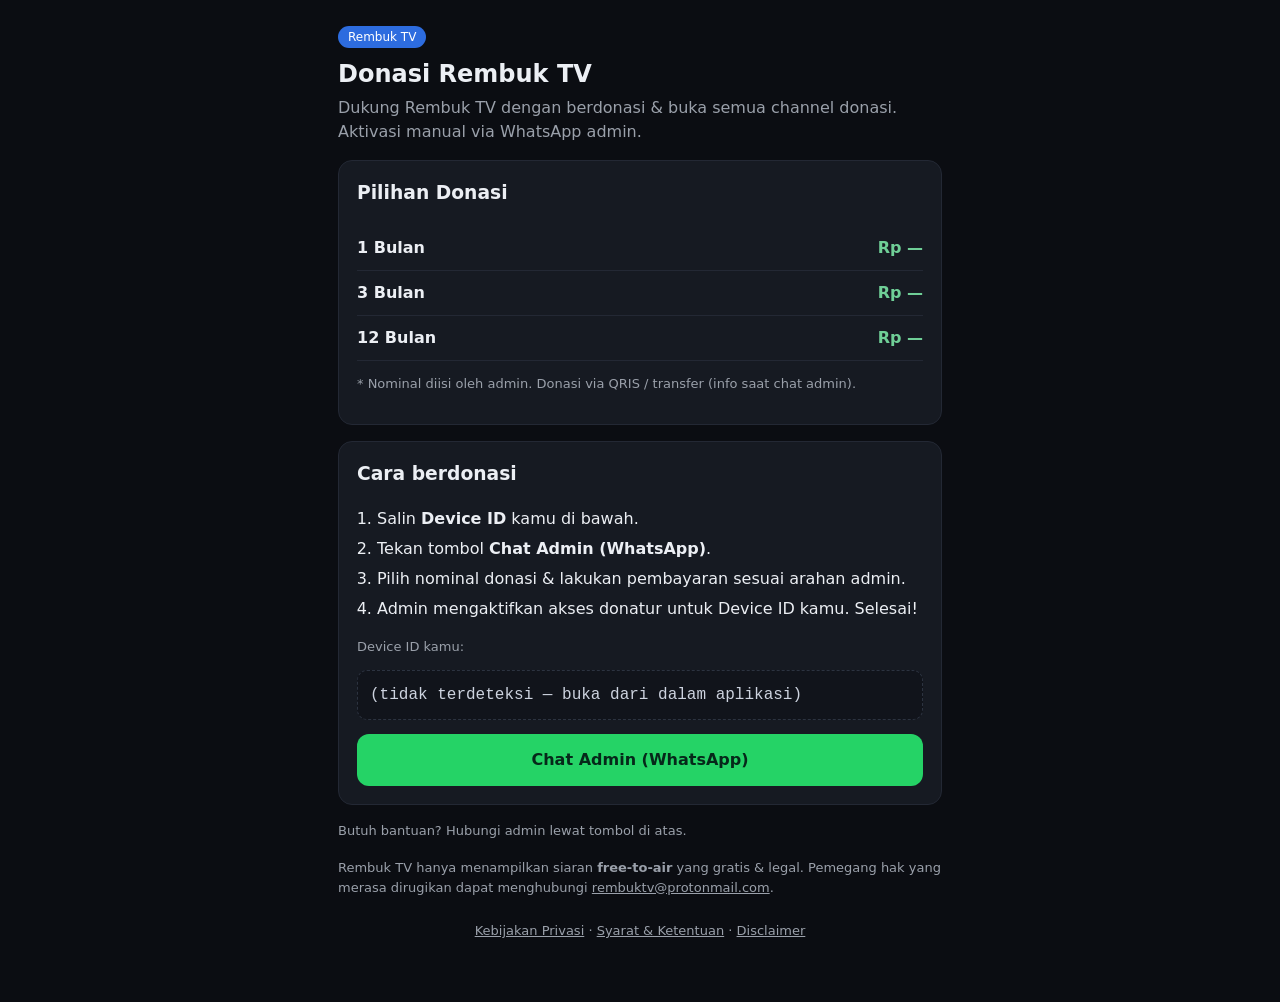
<file: website/index.html>
<!doctype html>
<html lang="id">
<head>
<meta charset="utf-8">
<meta name="viewport" content="width=device-width, initial-scale=1">
<title>Donasi — Rembuk TV</title>
<style>
  :root { color-scheme: dark; }
  * { box-sizing: border-box; }
  body { margin: 0; font-family: system-ui, -apple-system, Segoe UI, Roboto, Arial, sans-serif;
         background: #0b0d12; color: #eceff4; line-height: 1.5; }
  .wrap { max-width: 640px; margin: 0 auto; padding: 24px 18px 48px; }
  h1 { font-size: 24px; margin: 8px 0 4px; }
  .sub { color: #9aa0aa; margin-top: 0; }
  .card { background: #161a22; border: 1px solid #232834; border-radius: 14px; padding: 18px; margin: 16px 0; }
  .plan { display: flex; justify-content: space-between; align-items: center; padding: 10px 0; border-bottom: 1px solid #232834; }
  .plan:last-child { border-bottom: 0; }
  .plan b { font-size: 16px; }
  .price { color: #6fcf97; font-weight: 700; }
  ol { padding-left: 20px; } ol li { margin: 6px 0; }
  .device { font-family: ui-monospace, Menlo, Consolas, monospace; background: #11141b; border: 1px dashed #2c3340;
            border-radius: 10px; padding: 12px; word-break: break-all; color: #cdd3df; }
  .wa { display: block; text-align: center; background: #25d366; color: #06281a; font-weight: 700;
        text-decoration: none; padding: 14px; border-radius: 12px; margin-top: 14px; font-size: 16px; }
  .muted { color: #9aa0aa; font-size: 13px; }
  .badge { display:inline-block; background:#2d6cdf; color:#fff; border-radius:999px; padding:2px 10px; font-size:12px; }
</style>
</head>
<body>
<div class="wrap">
  <span class="badge">Rembuk TV</span>
  <h1>Donasi Rembuk TV</h1>
  <p class="sub">Dukung Rembuk TV dengan berdonasi & buka semua channel donasi. Aktivasi manual via WhatsApp admin.</p>

  <div class="card">
    <h3 style="margin-top:0">Pilihan Donasi</h3>
    <div class="plan"><b>1 Bulan</b><span class="price">Rp —</span></div>
    <div class="plan"><b>3 Bulan</b><span class="price">Rp —</span></div>
    <div class="plan"><b>12 Bulan</b><span class="price">Rp —</span></div>
    <p class="muted">* Nominal diisi oleh admin. Donasi via QRIS / transfer (info saat chat admin).</p>
  </div>

  <div class="card">
    <h3 style="margin-top:0">Cara berdonasi</h3>
    <ol>
      <li>Salin <b>Device ID</b> kamu di bawah.</li>
      <li>Tekan tombol <b>Chat Admin (WhatsApp)</b>.</li>
      <li>Pilih nominal donasi & lakukan pembayaran sesuai arahan admin.</li>
      <li>Admin mengaktifkan akses donatur untuk Device ID kamu. Selesai!</li>
    </ol>
    <p class="muted">Device ID kamu:</p>
    <div class="device" id="device">memuat…</div>
    <a class="wa" id="wa" href="#">Chat Admin (WhatsApp)</a>
  </div>

  <p class="muted">Butuh bantuan? Hubungi admin lewat tombol di atas.</p>
  <p class="muted" style="margin-top:18px">Rembuk TV hanya menampilkan siaran <b>free-to-air</b> yang gratis &amp; legal. Pemegang hak yang merasa dirugikan dapat menghubungi <a style="color:#9aa0aa" href="mailto:rembuktv@protonmail.com">rembuktv@protonmail.com</a>.</p>
  <p class="muted" style="text-align:center;margin-top:24px">
    <a style="color:#9aa0aa" href="privacy.html">Kebijakan Privasi</a> ·
    <a style="color:#9aa0aa" href="terms.html">Syarat &amp; Ketentuan</a> ·
    <a style="color:#9aa0aa" href="disclaimer.html">Disclaimer</a>
  </p>
</div>

<script>
  // GANTI dengan nomor WhatsApp admin (format internasional tanpa +, mis. 62812xxxxxxx).
  var WA_NUMBER = "628xxxxxxxxxx";

  var params = new URLSearchParams(location.search);
  var device = params.get("device") || "(tidak terdeteksi — buka dari dalam aplikasi)";
  document.getElementById("device").textContent = device;

  var msg = "Halo admin Rembuk TV, saya mau berdonasi.\n\nDevice ID: " + device;
  document.getElementById("wa").href =
    "https://wa.me/" + WA_NUMBER + "?text=" + encodeURIComponent(msg);
</script>
</body>
</html>
</file>
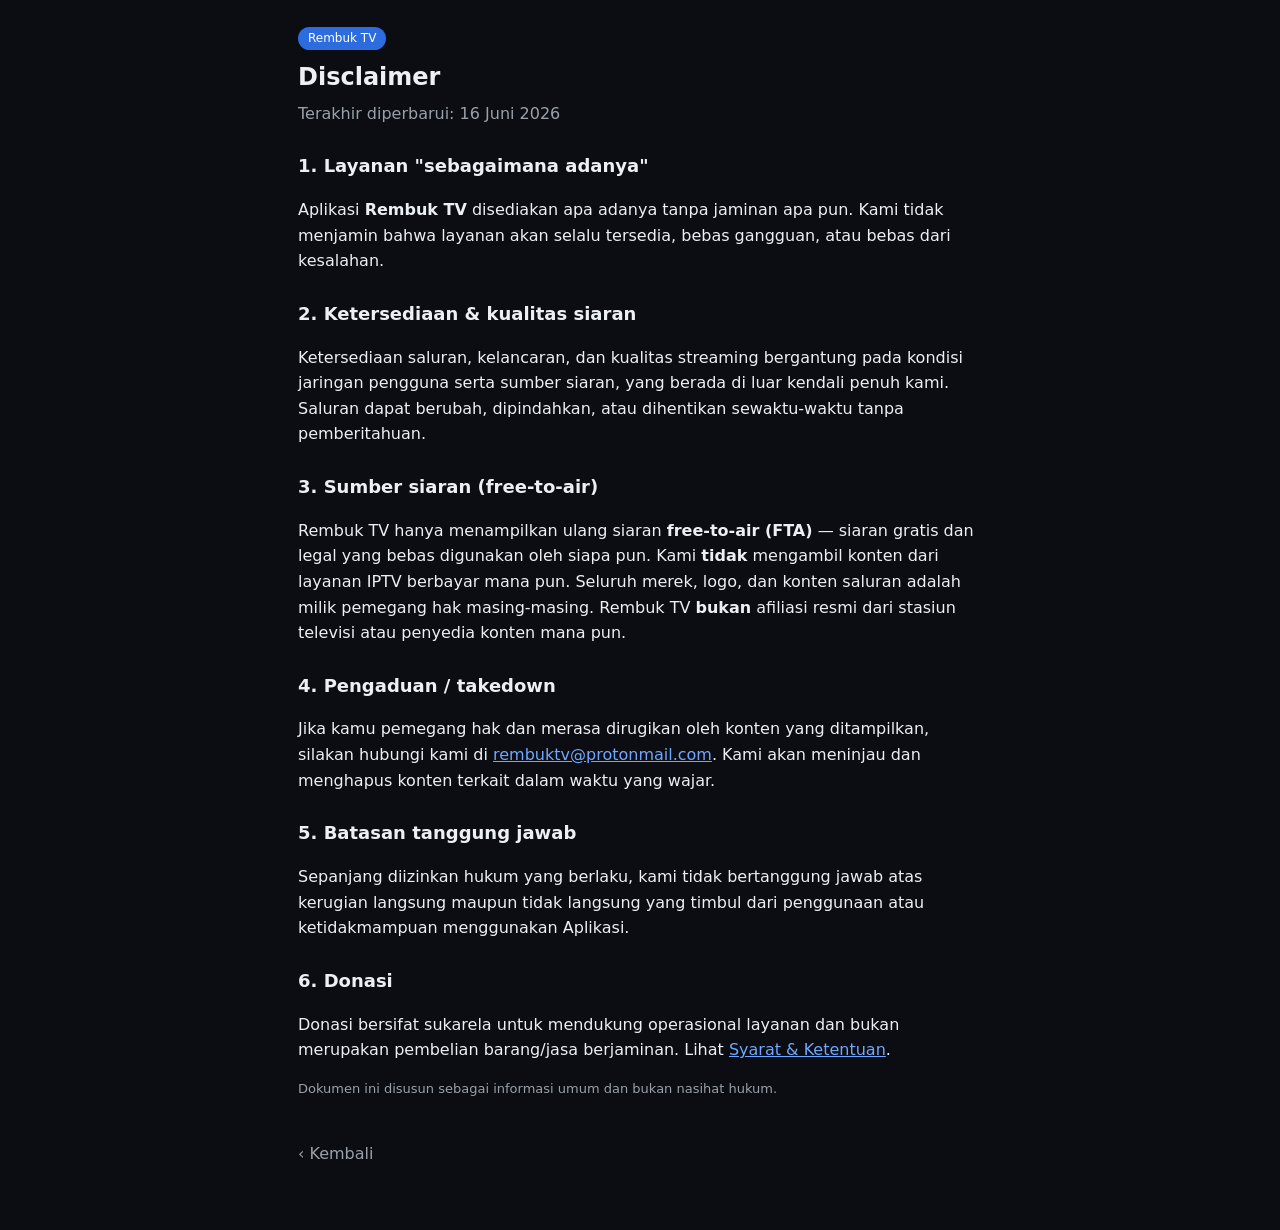
<file: website/disclaimer.html>
<!doctype html>
<html lang="id">
<head>
<meta charset="utf-8">
<meta name="viewport" content="width=device-width, initial-scale=1">
<title>Disclaimer — Rembuk TV</title>
<style>
  :root { color-scheme: dark; }
  * { box-sizing: border-box; }
  body { margin: 0; font-family: system-ui, -apple-system, Segoe UI, Roboto, Arial, sans-serif;
         background: #0b0d12; color: #eceff4; line-height: 1.6; }
  .wrap { max-width: 720px; margin: 0 auto; padding: 24px 18px 64px; }
  h1 { font-size: 24px; margin: 8px 0 4px; }
  h2 { font-size: 18px; margin: 26px 0 8px; }
  .sub { color: #9aa0aa; margin-top: 0; }
  .muted { color: #9aa0aa; font-size: 13px; }
  ul { padding-left: 20px; } li { margin: 6px 0; }
  a { color: #6fa8ff; }
  .badge { display:inline-block; background:#2d6cdf; color:#fff; border-radius:999px; padding:2px 10px; font-size:12px; }
  .back { display:inline-block; margin-top:28px; color:#9aa0aa; text-decoration:none; }
</style>
</head>
<body>
<div class="wrap">
  <span class="badge">Rembuk TV</span>
  <h1>Disclaimer</h1>
  <p class="sub">Terakhir diperbarui: 16 Juni 2026</p>

  <h2>1. Layanan "sebagaimana adanya"</h2>
  <p>Aplikasi <b>Rembuk TV</b> disediakan apa adanya tanpa jaminan apa pun. Kami tidak menjamin bahwa layanan akan selalu tersedia, bebas gangguan, atau bebas dari kesalahan.</p>

  <h2>2. Ketersediaan &amp; kualitas siaran</h2>
  <p>Ketersediaan saluran, kelancaran, dan kualitas streaming bergantung pada kondisi jaringan pengguna serta sumber siaran, yang berada di luar kendali penuh kami. Saluran dapat berubah, dipindahkan, atau dihentikan sewaktu-waktu tanpa pemberitahuan.</p>

  <h2>3. Sumber siaran (free-to-air)</h2>
  <p>Rembuk TV hanya menampilkan ulang siaran <b>free-to-air (FTA)</b> — siaran gratis dan legal yang bebas digunakan oleh siapa pun. Kami <b>tidak</b> mengambil konten dari layanan IPTV berbayar mana pun. Seluruh merek, logo, dan konten saluran adalah milik pemegang hak masing-masing. Rembuk TV <b>bukan</b> afiliasi resmi dari stasiun televisi atau penyedia konten mana pun.</p>

  <h2>4. Pengaduan / takedown</h2>
  <p>Jika kamu pemegang hak dan merasa dirugikan oleh konten yang ditampilkan, silakan hubungi kami di <a href="mailto:rembuktv@protonmail.com">rembuktv@protonmail.com</a>. Kami akan meninjau dan menghapus konten terkait dalam waktu yang wajar.</p>

  <h2>5. Batasan tanggung jawab</h2>
  <p>Sepanjang diizinkan hukum yang berlaku, kami tidak bertanggung jawab atas kerugian langsung maupun tidak langsung yang timbul dari penggunaan atau ketidakmampuan menggunakan Aplikasi.</p>

  <h2>6. Donasi</h2>
  <p>Donasi bersifat sukarela untuk mendukung operasional layanan dan bukan merupakan pembelian barang/jasa berjaminan. Lihat <a href="terms.html">Syarat &amp; Ketentuan</a>.</p>

  <p class="muted">Dokumen ini disusun sebagai informasi umum dan bukan nasihat hukum.</p>

  <a class="back" href="index.html">‹ Kembali</a>
</div>
</body>
</html>
</file>
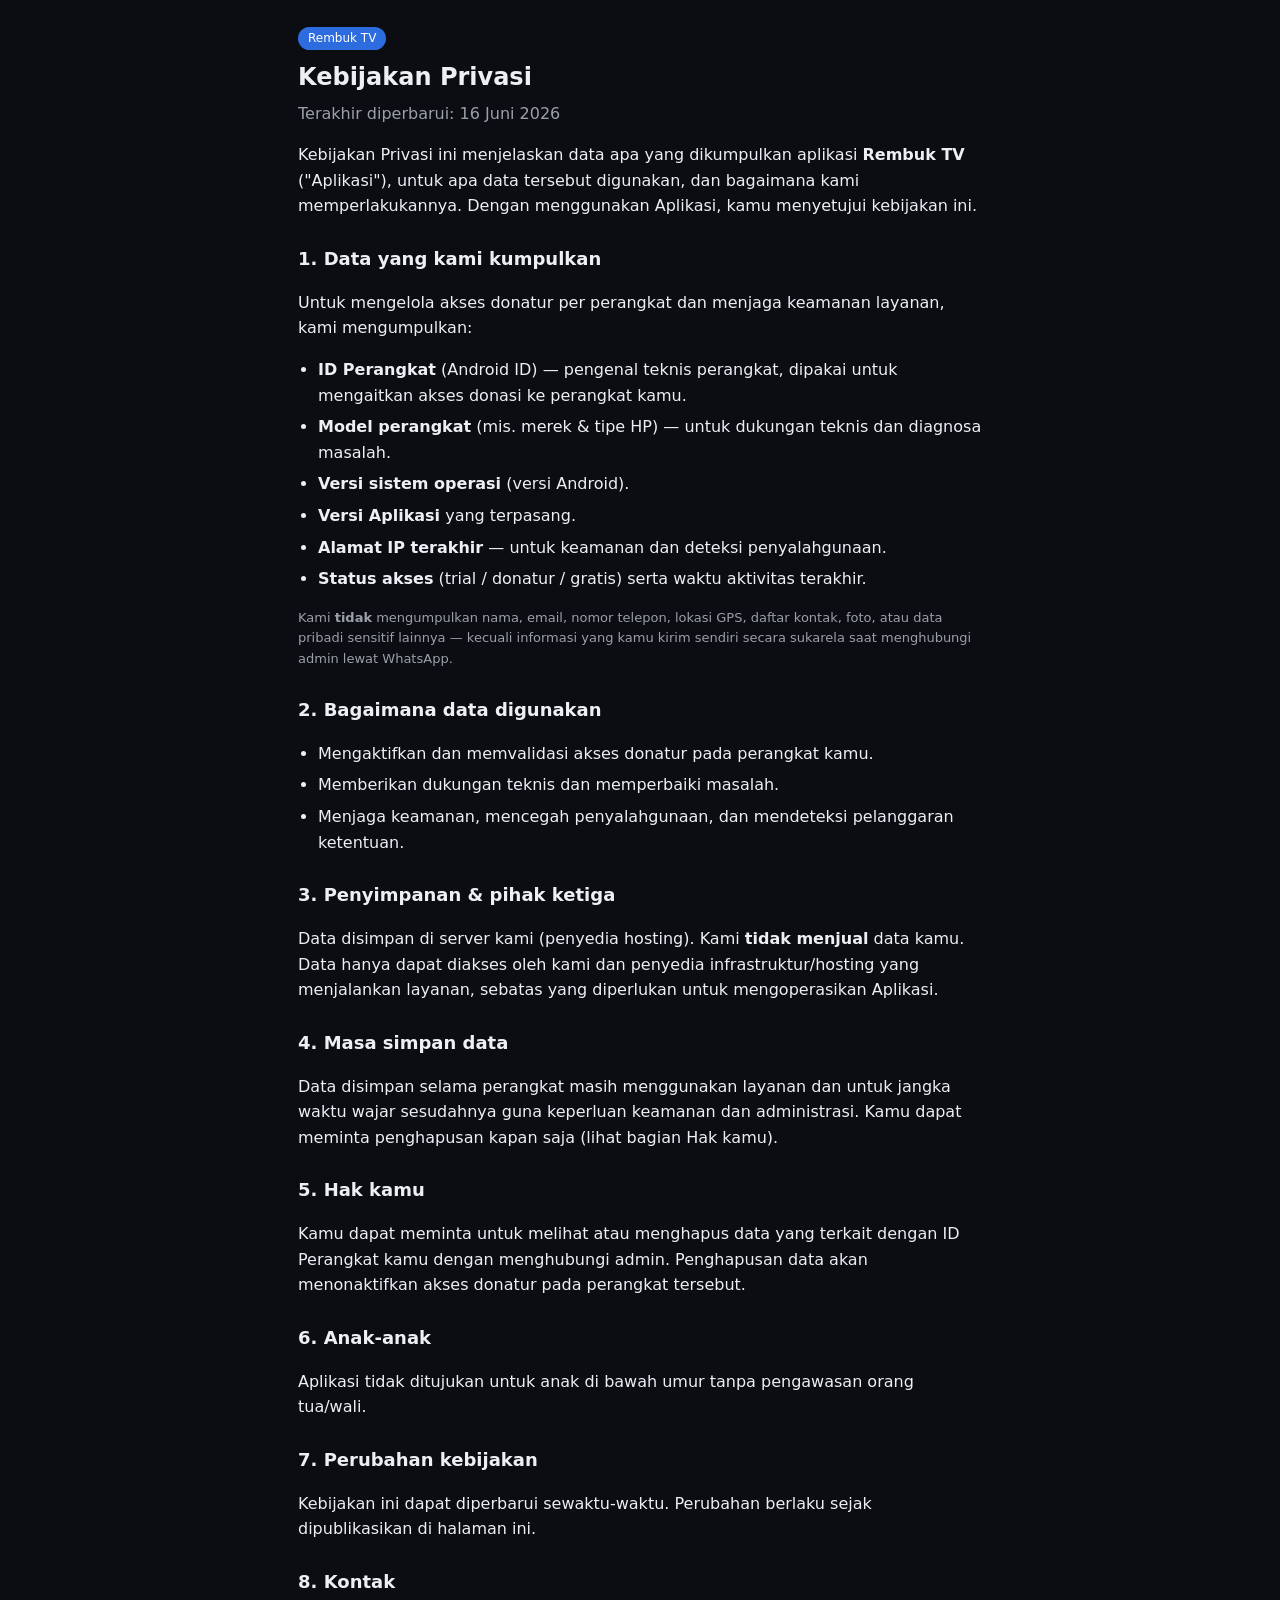
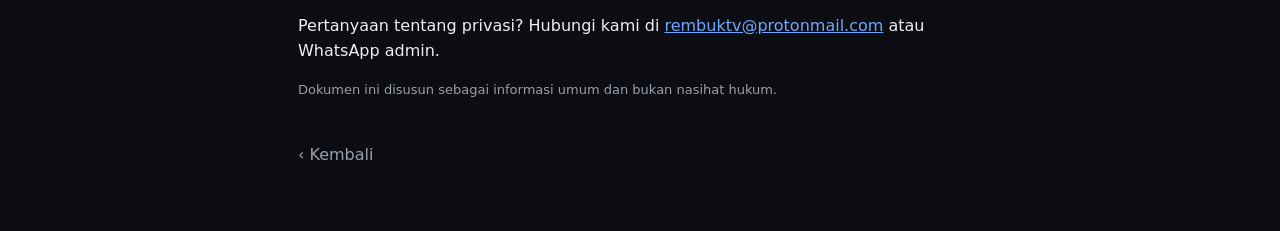
<file: website/privacy.html>
<!doctype html>
<html lang="id">
<head>
<meta charset="utf-8">
<meta name="viewport" content="width=device-width, initial-scale=1">
<title>Kebijakan Privasi — Rembuk TV</title>
<style>
  :root { color-scheme: dark; }
  * { box-sizing: border-box; }
  body { margin: 0; font-family: system-ui, -apple-system, Segoe UI, Roboto, Arial, sans-serif;
         background: #0b0d12; color: #eceff4; line-height: 1.6; }
  .wrap { max-width: 720px; margin: 0 auto; padding: 24px 18px 64px; }
  h1 { font-size: 24px; margin: 8px 0 4px; }
  h2 { font-size: 18px; margin: 26px 0 8px; }
  .sub { color: #9aa0aa; margin-top: 0; }
  .muted { color: #9aa0aa; font-size: 13px; }
  ul { padding-left: 20px; } li { margin: 6px 0; }
  a { color: #6fa8ff; }
  .badge { display:inline-block; background:#2d6cdf; color:#fff; border-radius:999px; padding:2px 10px; font-size:12px; }
  .back { display:inline-block; margin-top:28px; color:#9aa0aa; text-decoration:none; }
</style>
</head>
<body>
<div class="wrap">
  <span class="badge">Rembuk TV</span>
  <h1>Kebijakan Privasi</h1>
  <p class="sub">Terakhir diperbarui: 16 Juni 2026</p>

  <p>Kebijakan Privasi ini menjelaskan data apa yang dikumpulkan aplikasi <b>Rembuk TV</b> ("Aplikasi"), untuk apa data tersebut digunakan, dan bagaimana kami memperlakukannya. Dengan menggunakan Aplikasi, kamu menyetujui kebijakan ini.</p>

  <h2>1. Data yang kami kumpulkan</h2>
  <p>Untuk mengelola akses donatur per perangkat dan menjaga keamanan layanan, kami mengumpulkan:</p>
  <ul>
    <li><b>ID Perangkat</b> (Android ID) — pengenal teknis perangkat, dipakai untuk mengaitkan akses donasi ke perangkat kamu.</li>
    <li><b>Model perangkat</b> (mis. merek &amp; tipe HP) — untuk dukungan teknis dan diagnosa masalah.</li>
    <li><b>Versi sistem operasi</b> (versi Android).</li>
    <li><b>Versi Aplikasi</b> yang terpasang.</li>
    <li><b>Alamat IP terakhir</b> — untuk keamanan dan deteksi penyalahgunaan.</li>
    <li><b>Status akses</b> (trial / donatur / gratis) serta waktu aktivitas terakhir.</li>
  </ul>
  <p class="muted">Kami <b>tidak</b> mengumpulkan nama, email, nomor telepon, lokasi GPS, daftar kontak, foto, atau data pribadi sensitif lainnya — kecuali informasi yang kamu kirim sendiri secara sukarela saat menghubungi admin lewat WhatsApp.</p>

  <h2>2. Bagaimana data digunakan</h2>
  <ul>
    <li>Mengaktifkan dan memvalidasi akses donatur pada perangkat kamu.</li>
    <li>Memberikan dukungan teknis dan memperbaiki masalah.</li>
    <li>Menjaga keamanan, mencegah penyalahgunaan, dan mendeteksi pelanggaran ketentuan.</li>
  </ul>

  <h2>3. Penyimpanan &amp; pihak ketiga</h2>
  <p>Data disimpan di server kami (penyedia hosting). Kami <b>tidak menjual</b> data kamu. Data hanya dapat diakses oleh kami dan penyedia infrastruktur/hosting yang menjalankan layanan, sebatas yang diperlukan untuk mengoperasikan Aplikasi.</p>

  <h2>4. Masa simpan data</h2>
  <p>Data disimpan selama perangkat masih menggunakan layanan dan untuk jangka waktu wajar sesudahnya guna keperluan keamanan dan administrasi. Kamu dapat meminta penghapusan kapan saja (lihat bagian Hak kamu).</p>

  <h2>5. Hak kamu</h2>
  <p>Kamu dapat meminta untuk melihat atau menghapus data yang terkait dengan ID Perangkat kamu dengan menghubungi admin. Penghapusan data akan menonaktifkan akses donatur pada perangkat tersebut.</p>

  <h2>6. Anak-anak</h2>
  <p>Aplikasi tidak ditujukan untuk anak di bawah umur tanpa pengawasan orang tua/wali.</p>

  <h2>7. Perubahan kebijakan</h2>
  <p>Kebijakan ini dapat diperbarui sewaktu-waktu. Perubahan berlaku sejak dipublikasikan di halaman ini.</p>

  <h2>8. Kontak</h2>
  <p>Pertanyaan tentang privasi? Hubungi kami di <a href="mailto:rembuktv@protonmail.com">rembuktv@protonmail.com</a> atau WhatsApp admin.</p>

  <p class="muted">Dokumen ini disusun sebagai informasi umum dan bukan nasihat hukum.</p>

  <a class="back" href="index.html">‹ Kembali</a>
</div>
</body>
</html>
</file>
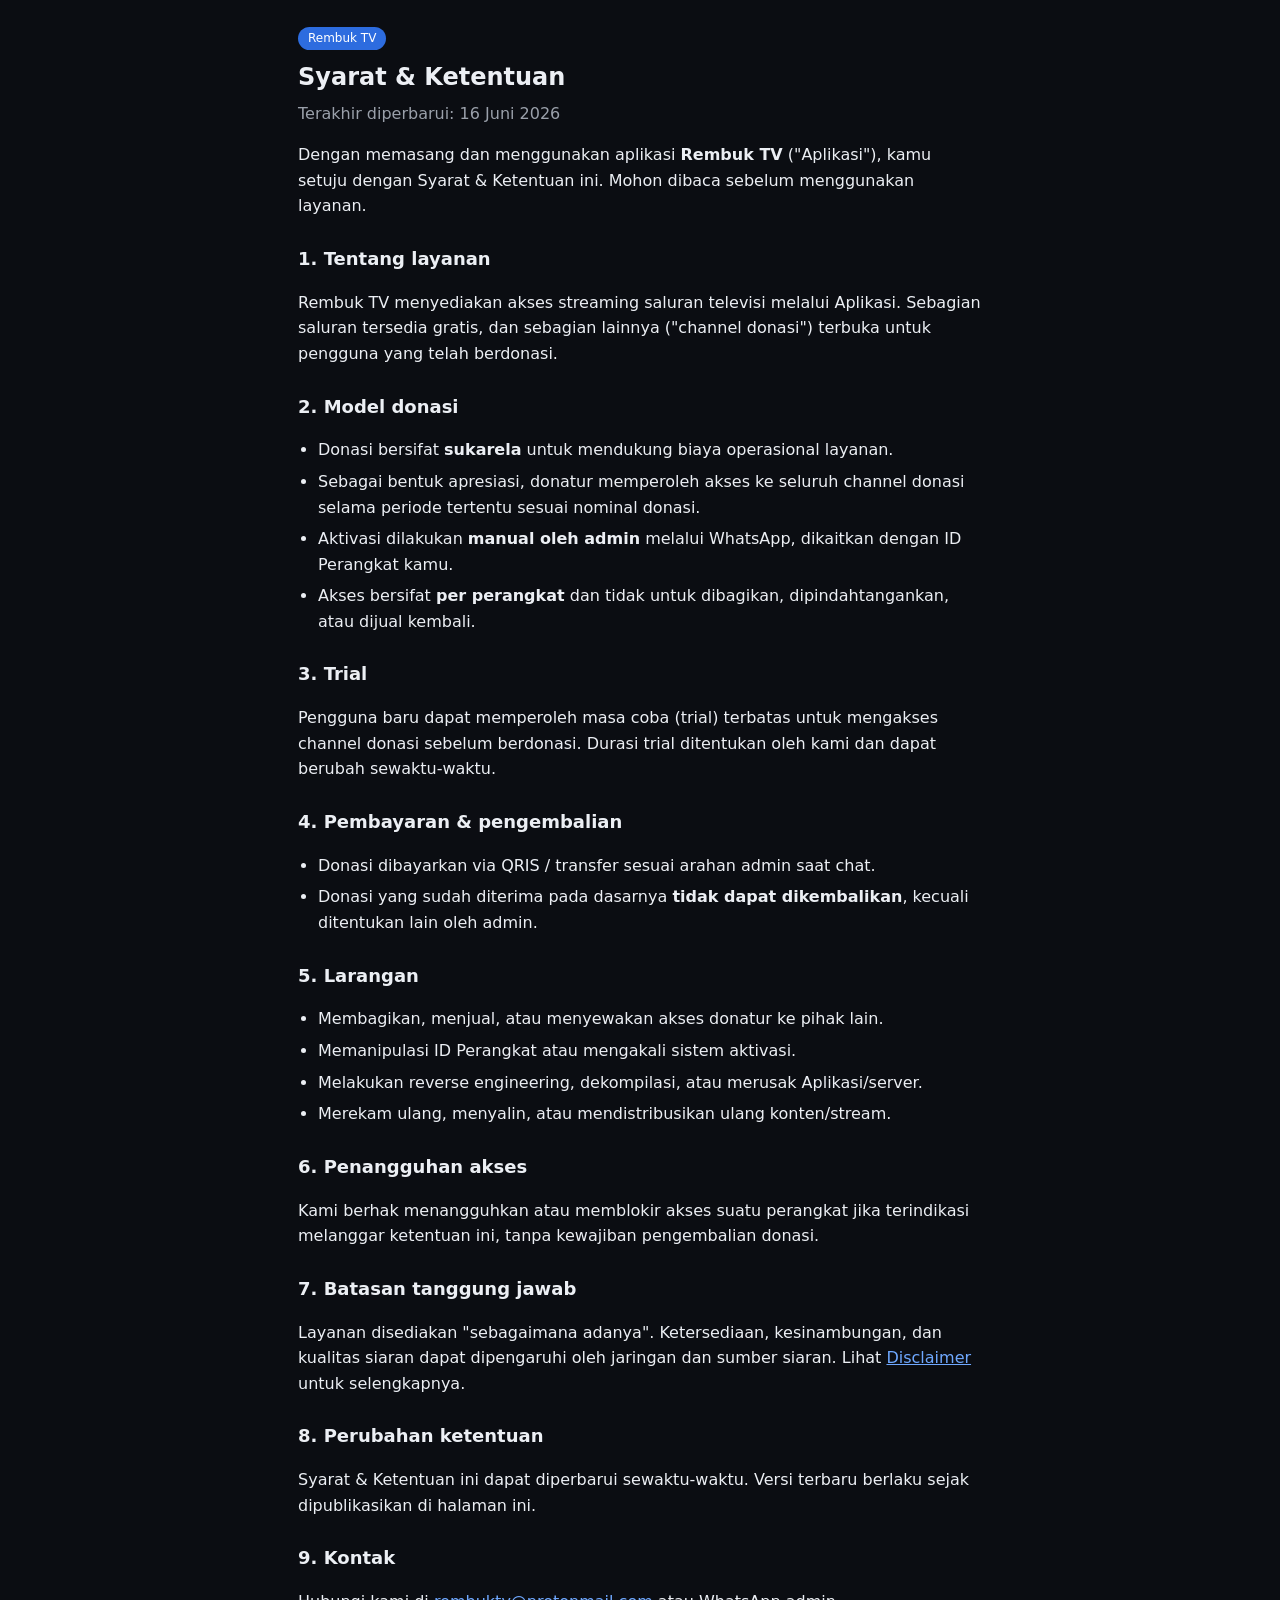
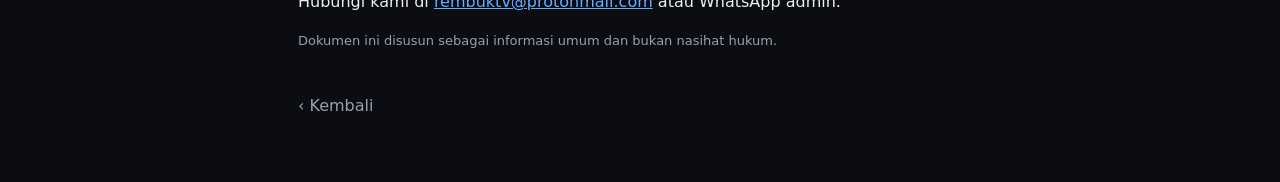
<file: website/terms.html>
<!doctype html>
<html lang="id">
<head>
<meta charset="utf-8">
<meta name="viewport" content="width=device-width, initial-scale=1">
<title>Syarat &amp; Ketentuan — Rembuk TV</title>
<style>
  :root { color-scheme: dark; }
  * { box-sizing: border-box; }
  body { margin: 0; font-family: system-ui, -apple-system, Segoe UI, Roboto, Arial, sans-serif;
         background: #0b0d12; color: #eceff4; line-height: 1.6; }
  .wrap { max-width: 720px; margin: 0 auto; padding: 24px 18px 64px; }
  h1 { font-size: 24px; margin: 8px 0 4px; }
  h2 { font-size: 18px; margin: 26px 0 8px; }
  .sub { color: #9aa0aa; margin-top: 0; }
  .muted { color: #9aa0aa; font-size: 13px; }
  ul { padding-left: 20px; } li { margin: 6px 0; }
  a { color: #6fa8ff; }
  .badge { display:inline-block; background:#2d6cdf; color:#fff; border-radius:999px; padding:2px 10px; font-size:12px; }
  .back { display:inline-block; margin-top:28px; color:#9aa0aa; text-decoration:none; }
</style>
</head>
<body>
<div class="wrap">
  <span class="badge">Rembuk TV</span>
  <h1>Syarat &amp; Ketentuan</h1>
  <p class="sub">Terakhir diperbarui: 16 Juni 2026</p>

  <p>Dengan memasang dan menggunakan aplikasi <b>Rembuk TV</b> ("Aplikasi"), kamu setuju dengan Syarat &amp; Ketentuan ini. Mohon dibaca sebelum menggunakan layanan.</p>

  <h2>1. Tentang layanan</h2>
  <p>Rembuk TV menyediakan akses streaming saluran televisi melalui Aplikasi. Sebagian saluran tersedia gratis, dan sebagian lainnya ("channel donasi") terbuka untuk pengguna yang telah berdonasi.</p>

  <h2>2. Model donasi</h2>
  <ul>
    <li>Donasi bersifat <b>sukarela</b> untuk mendukung biaya operasional layanan.</li>
    <li>Sebagai bentuk apresiasi, donatur memperoleh akses ke seluruh channel donasi selama periode tertentu sesuai nominal donasi.</li>
    <li>Aktivasi dilakukan <b>manual oleh admin</b> melalui WhatsApp, dikaitkan dengan ID Perangkat kamu.</li>
    <li>Akses bersifat <b>per perangkat</b> dan tidak untuk dibagikan, dipindahtangankan, atau dijual kembali.</li>
  </ul>

  <h2>3. Trial</h2>
  <p>Pengguna baru dapat memperoleh masa coba (trial) terbatas untuk mengakses channel donasi sebelum berdonasi. Durasi trial ditentukan oleh kami dan dapat berubah sewaktu-waktu.</p>

  <h2>4. Pembayaran &amp; pengembalian</h2>
  <ul>
    <li>Donasi dibayarkan via QRIS / transfer sesuai arahan admin saat chat.</li>
    <li>Donasi yang sudah diterima pada dasarnya <b>tidak dapat dikembalikan</b>, kecuali ditentukan lain oleh admin.</li>
  </ul>

  <h2>5. Larangan</h2>
  <ul>
    <li>Membagikan, menjual, atau menyewakan akses donatur ke pihak lain.</li>
    <li>Memanipulasi ID Perangkat atau mengakali sistem aktivasi.</li>
    <li>Melakukan reverse engineering, dekompilasi, atau merusak Aplikasi/server.</li>
    <li>Merekam ulang, menyalin, atau mendistribusikan ulang konten/stream.</li>
  </ul>

  <h2>6. Penangguhan akses</h2>
  <p>Kami berhak menangguhkan atau memblokir akses suatu perangkat jika terindikasi melanggar ketentuan ini, tanpa kewajiban pengembalian donasi.</p>

  <h2>7. Batasan tanggung jawab</h2>
  <p>Layanan disediakan "sebagaimana adanya". Ketersediaan, kesinambungan, dan kualitas siaran dapat dipengaruhi oleh jaringan dan sumber siaran. Lihat <a href="disclaimer.html">Disclaimer</a> untuk selengkapnya.</p>

  <h2>8. Perubahan ketentuan</h2>
  <p>Syarat &amp; Ketentuan ini dapat diperbarui sewaktu-waktu. Versi terbaru berlaku sejak dipublikasikan di halaman ini.</p>

  <h2>9. Kontak</h2>
  <p>Hubungi kami di <a href="mailto:rembuktv@protonmail.com">rembuktv@protonmail.com</a> atau WhatsApp admin.</p>

  <p class="muted">Dokumen ini disusun sebagai informasi umum dan bukan nasihat hukum.</p>

  <a class="back" href="index.html">‹ Kembali</a>
</div>
</body>
</html>
</file>
